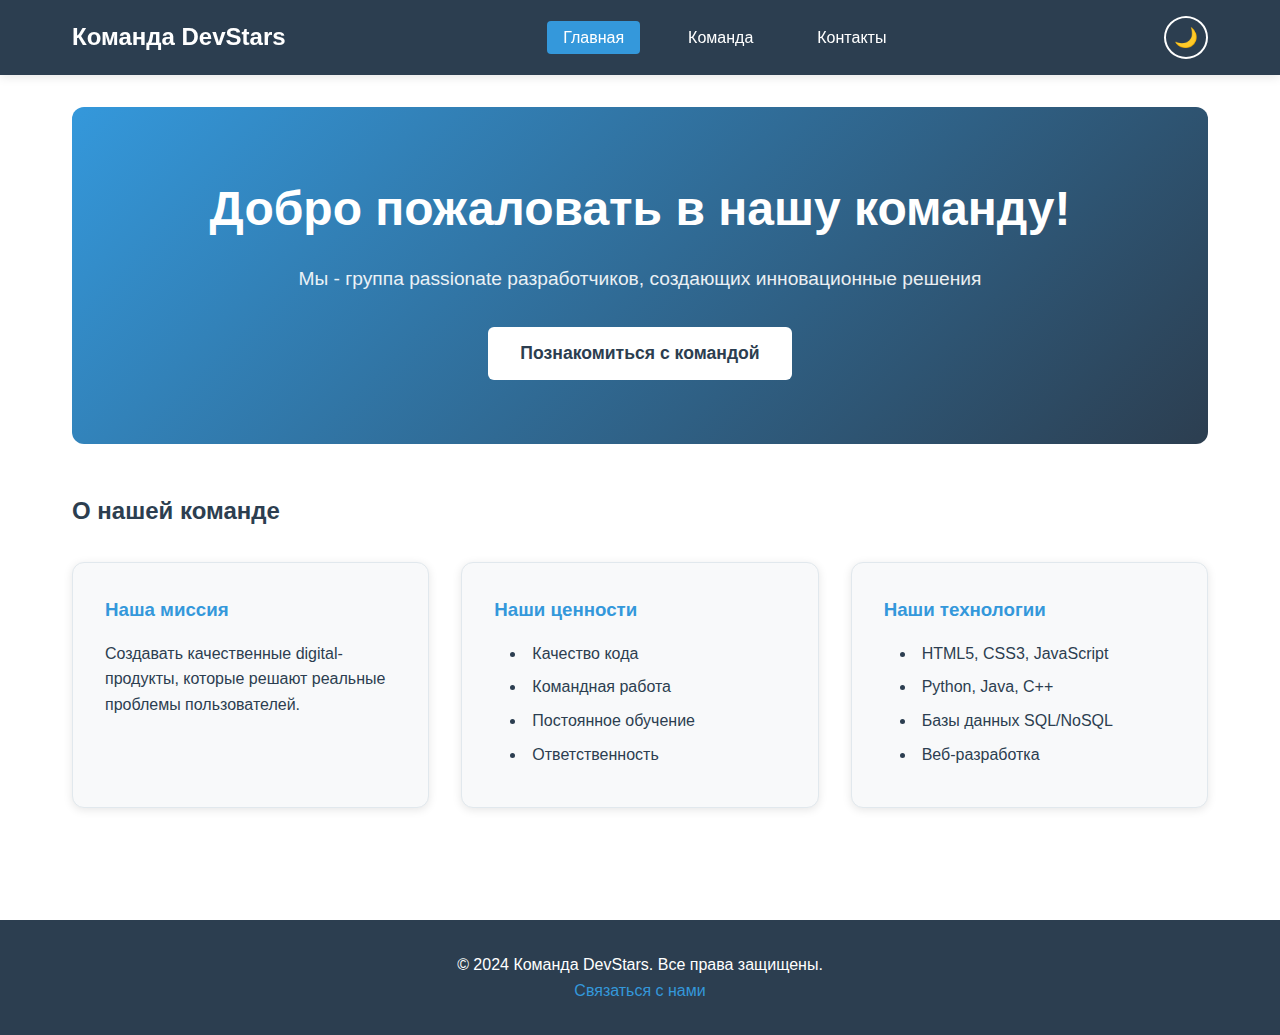
<file: index.html>
<!DOCTYPE html>
<html lang="ru">
<head>
    <meta charset="UTF-8">
    <meta name="viewport" content="width=device-width, initial-scale=1.0">
    <meta name="description" content="Сайт нашей команды разработчиков">
    <title>Наша команда | Главная</title>
    <link rel="stylesheet" href="css/styles.css">
    <link rel="icon" href="assets/favicon.ico" type="image/x-icon">
</head>
<body>
<header>
    <nav>
        <div class="nav-container">
            <h1 class="logo">Команда DevStars</h1>
            <ul class="nav-menu">
                <li><a href="index.html" class="active">Главная</a></li>
                <li><a href="team.html">Команда</a></li>
                <li><a href="contact.html">Контакты</a></li>
            </ul>
            <button class="theme-toggle" id="themeToggle">🌙</button>
        </div>
    </nav>
</header>

<main>
    <section class="hero">
        <div class="hero-content">
            <h1>Добро пожаловать в нашу команду!</h1>
            <p>Мы - группа passionate разработчиков, создающих инновационные решения</p>
            <button class="cta-button" id="randomMemberBtn">Познакомиться с командой</button>
        </div>
    </section>

    <section class="about-team">
        <h2>О нашей команде</h2>
        <div class="team-grid">
            <article class="team-card">
                <h3>Наша миссия</h3>
                <p>Создавать качественные digital-продукты, которые решают реальные проблемы пользователей.</p>
            </article>
            <article class="team-card">
                <h3>Наши ценности</h3>
                <ul>
                    <li>Качество кода</li>
                    <li>Командная работа</li>
                    <li>Постоянное обучение</li>
                    <li>Ответственность</li>
                </ul>
            </article>
            <article class="team-card">
                <h3>Наши технологии</h3>
                <ul>
                    <li>HTML5, CSS3, JavaScript</li>
                    <li>Python, Java, C++</li>
                    <li>Базы данных SQL/NoSQL</li>
                    <li>Веб-разработка</li>
                </ul>
            </article>
        </div>
    </section>
</main>

<footer>
    <div class="footer-content">
        <p>&copy; 2024 Команда DevStars. Все права защищены.</p>
        <p><a href="contact.html">Связаться с нами</a></p>
    </div>
</footer>

<div id="memberModal" class="modal">
    <div class="modal-content">
        <span class="close">&times;</span>
        <div id="modalBody"></div>
    </div>
</div>

<script src="js/main.js"></script>
</body>
</html>
</file>
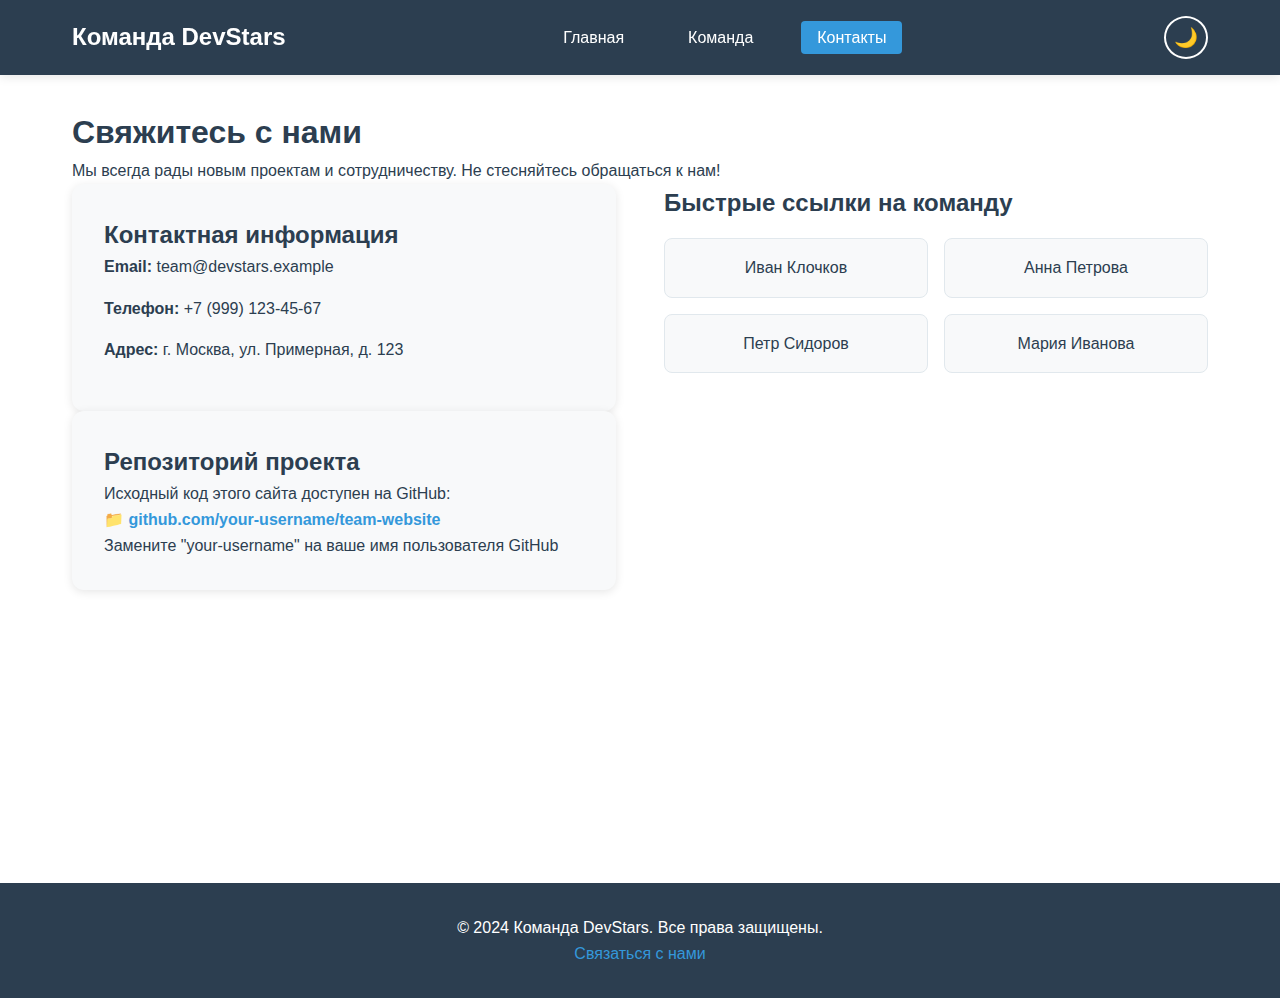
<file: contact.html>
<!DOCTYPE html>
<html lang="ru">
<head>
  <meta charset="UTF-8">
  <meta name="viewport" content="width=device-width, initial-scale=1.0">
  <meta name="description" content="Свяжитесь с нашей командой разработчиков">
  <title>Наша команда | Контакты</title>
  <link rel="stylesheet" href="css/styles.css">
  <link rel="icon" href="assets/favicon.ico" type="image/x-icon">
</head>
<body>
<header>
  <nav>
    <div class="nav-container">
      <h1 class="logo">Команда DevStars</h1>
      <ul class="nav-menu">
        <li><a href="index.html">Главная</a></li>
        <li><a href="team.html">Команда</a></li>
        <li><a href="contact.html" class="active">Контакты</a></li>
      </ul>
      <button class="theme-toggle" id="themeToggle">🌙</button>
    </div>
  </nav>
</header>

<main>
  <section class="contact-intro">
    <h1>Свяжитесь с нами</h1>
    <p>Мы всегда рады новым проектам и сотрудничеству. Не стесняйтесь обращаться к нам!</p>
  </section>

  <section class="contact-content">
    <div class="contact-info">
      <article class="contact-card">
        <h2>Контактная информация</h2>
        <div class="contact-details">
          <p><strong>Email:</strong> team@devstars.example</p>
          <p><strong>Телефон:</strong> +7 (999) 123-45-67</p>
          <p><strong>Адрес:</strong> г. Москва, ул. Примерная, д. 123</p>
        </div>
      </article>

      <article class="repo-card">
        <h2>Репозиторий проекта</h2>
        <p>Исходный код этого сайта доступен на GitHub:</p>
        <a href="https://github.com/your-username/team-website" class="repo-link" target="_blank">
          📁 github.com/your-username/team-website
        </a>
        <p class="repo-note">Замените "your-username" на ваше имя пользователя GitHub</p>
      </article>
    </div>

    <div class="team-quick-links">
      <h2>Быстрые ссылки на команду</h2>
      <div class="quick-links-grid">
        <a href="member1.html" class="quick-link">Иван Клочков</a>
        <a href="member2.html" class="quick-link">Анна Петрова</a>
        <a href="member3.html" class="quick-link">Петр Сидоров</a>
        <a href="member4.html" class="quick-link">Мария Иванова</a>
      </div>
    </div>
  </section>
</main>

<footer>
  <div class="footer-content">
    <p>&copy; 2024 Команда DevStars. Все права защищены.</p>
    <p><a href="contact.html">Связаться с нами</a></p>
  </div>
</footer>

<script src="js/main.js"></script>
</body>
</html>
</file>
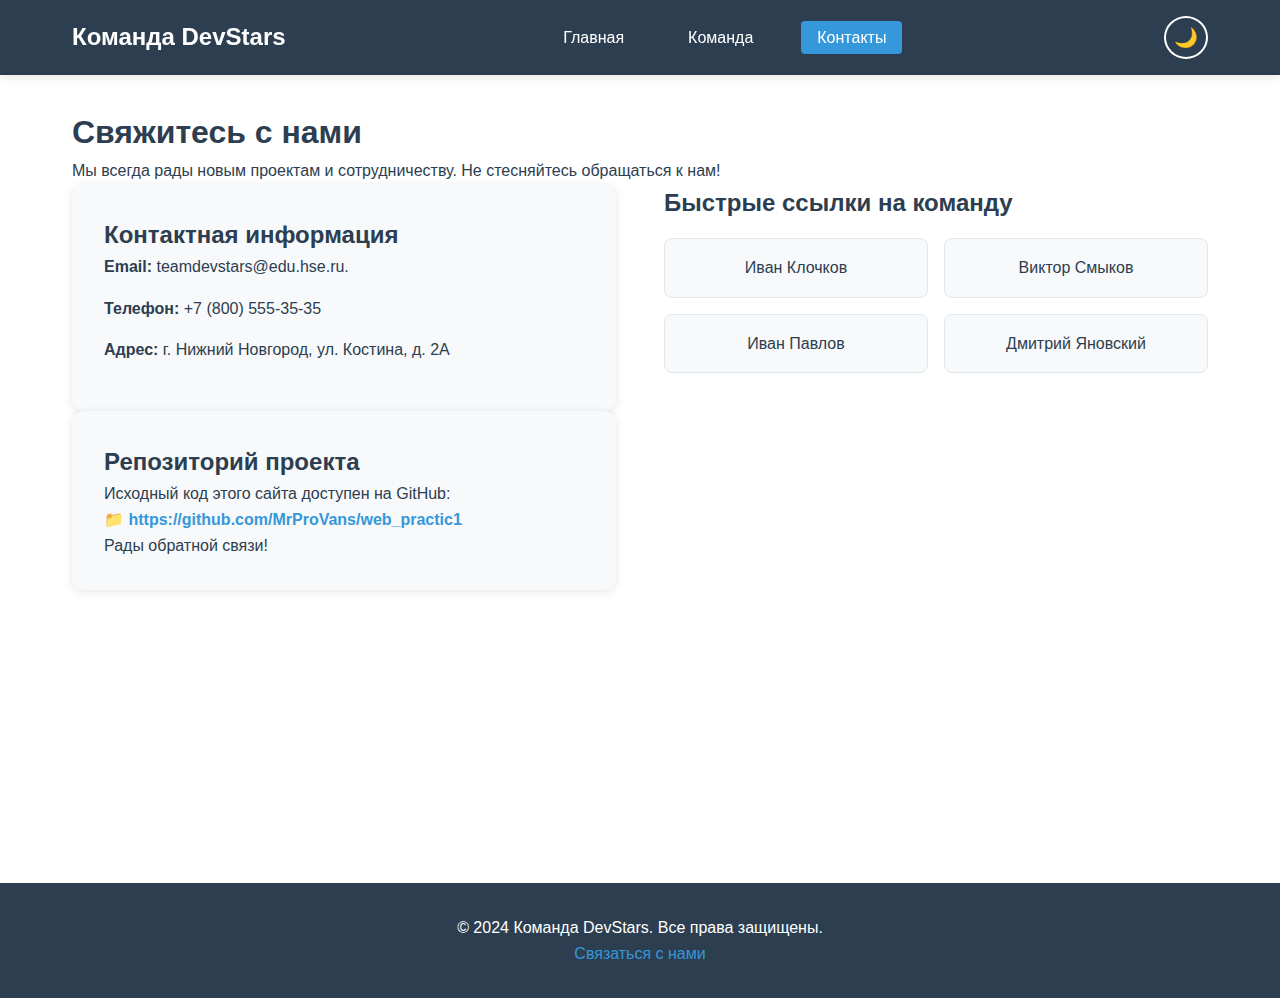
<file: docs/contact.html>
<!DOCTYPE html>
<html lang="ru">
<head>
  <meta charset="UTF-8">
  <meta name="viewport" content="width=device-width, initial-scale=1.0">
  <meta name="description" content="Свяжитесь с нашей командой разработчиков">
  <title>Наша команда | Контакты</title>
  <link rel="stylesheet" href="css/styles.css">
  <link rel="icon" href="assets/favicon.ico" type="image/x-icon">
</head>
<body>
<header>
  <nav>
    <div class="nav-container">
      <h1 class="logo">Команда DevStars</h1>
      <ul class="nav-menu">
        <li><a href="index.html">Главная</a></li>
        <li><a href="team.html">Команда</a></li>
        <li><a href="contact.html" class="active">Контакты</a></li>
      </ul>
      <button class="theme-toggle" id="themeToggle">🌙</button>
    </div>
  </nav>
</header>

<main>
  <section class="contact-intro">
    <h1>Свяжитесь с нами</h1>
    <p>Мы всегда рады новым проектам и сотрудничеству. Не стесняйтесь обращаться к нам!</p>
  </section>

  <section class="contact-content">
    <div class="contact-info">
      <article class="contact-card">
        <h2>Контактная информация</h2>
        <div class="contact-details">
          <p><strong>Email:</strong> teamdevstars@edu.hse.ru.</p>
          <p><strong>Телефон:</strong> +7 (800) 555-35-35</p>
          <p><strong>Адрес:</strong> г. Нижний Новгород, ул. Костина, д. 2А</p>
        </div>
      </article>

      <article class="repo-card">
        <h2>Репозиторий проекта</h2>
        <p>Исходный код этого сайта доступен на GitHub:</p>
        <a href="https://github.com/your-username/team-website" class="repo-link" target="_blank">
          📁 https://github.com/MrProVans/web_practic1
        </a>
        <p class="repo-note">Рады обратной связи!</p>
      </article>
    </div>

    <div class="team-quick-links">
      <h2>Быстрые ссылки на команду</h2>
      <div class="quick-links-grid">
        <a href="member1.html" class="quick-link">Иван Клочков</a>
        <a href="member2.html" class="quick-link">Виктор Смыков</a>
        <a href="member3.html" class="quick-link">Иван Павлов</a>
        <a href="member4.html" class="quick-link">Дмитрий Яновский</a>
      </div>
    </div>
  </section>
</main>

<footer>
  <div class="footer-content">
    <p>&copy; 2024 Команда DevStars. Все права защищены.</p>
    <p><a href="contact.html">Связаться с нами</a></p>
  </div>
</footer>

<script src="js/main.js"></script>
</body>
</html>
</file>
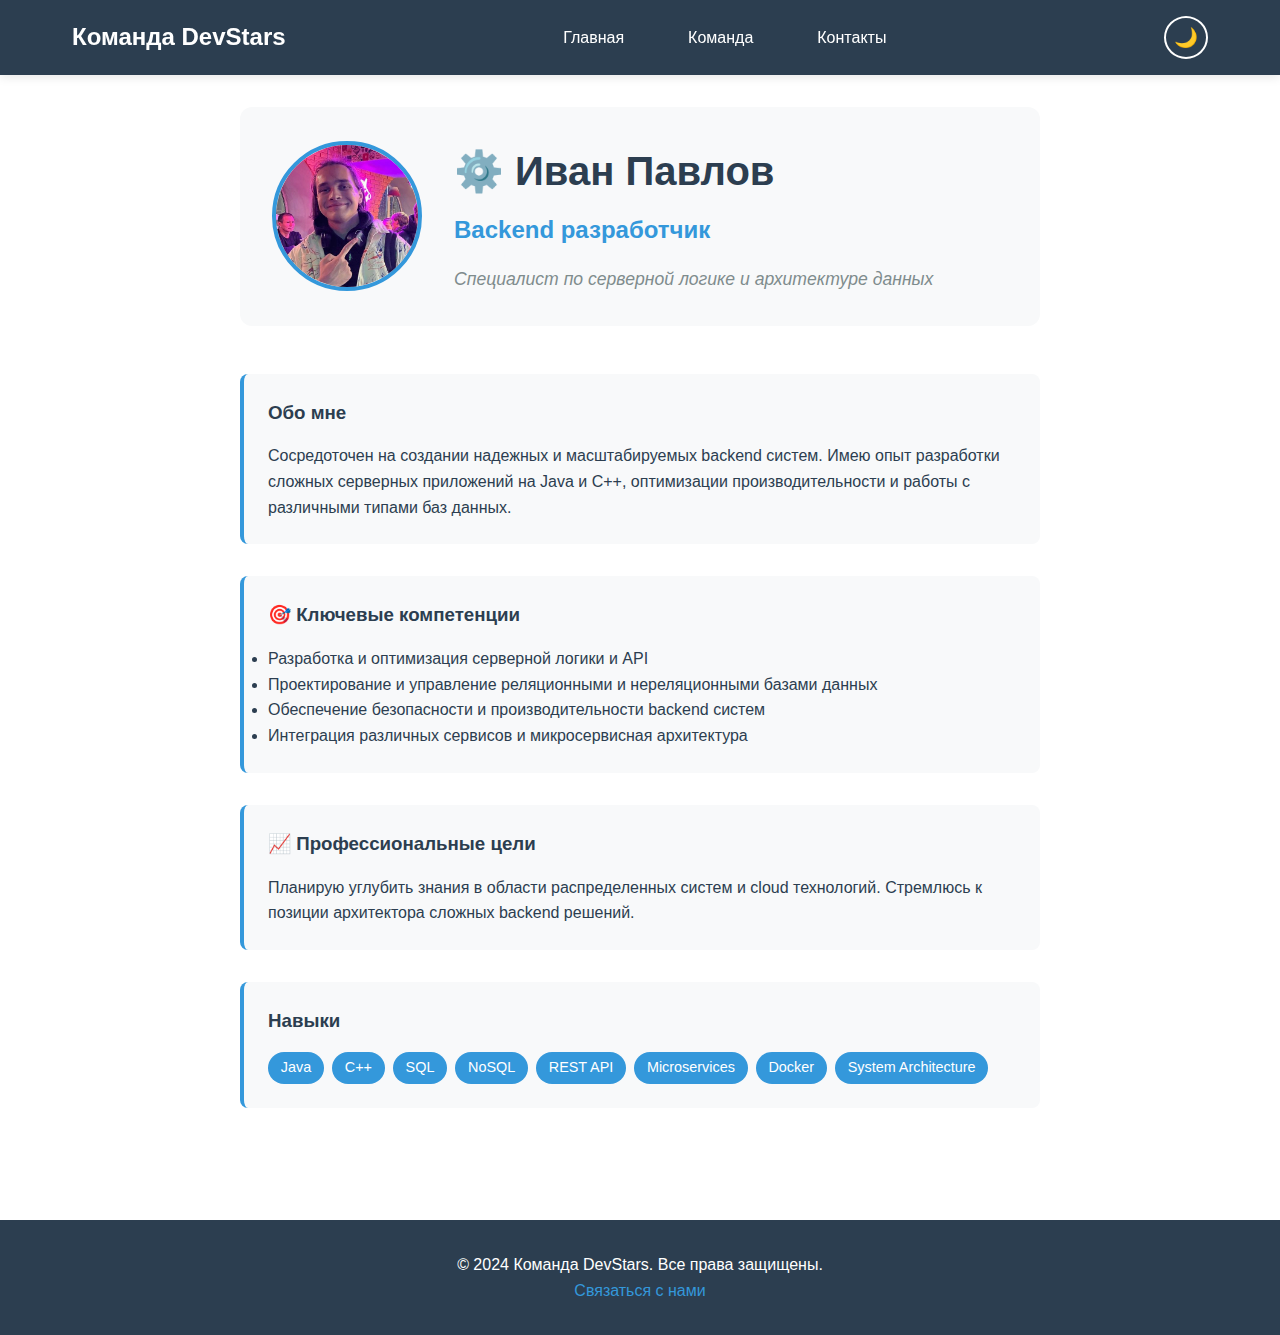
<file: docs/member3.html>
<!DOCTYPE html>
<html lang="ru">
<head>
  <meta charset="UTF-8">
  <meta name="viewport" content="width=device-width, initial-scale=1.0">
  <meta name="description" content="Профиль Ивана Павлова - Backend разработчика">
  <title>Иван Павлов | Профиль</title>
  <link rel="stylesheet" href="css/styles.css">
  <link rel="icon" href="assets/favicon.ico" type="image/x-icon">
</head>
<body>
<header>
  <nav>
    <div class="nav-container">
      <h1 class="logo">Команда DevStars</h1>
      <ul class="nav-menu">
        <li><a href="index.html">Главная</a></li>
        <li><a href="team.html">Команда</a></li>
        <li><a href="contact.html">Контакты</a></li>
      </ul>
      <button class="theme-toggle" id="themeToggle">🌙</button>
    </div>
  </nav>
</header>

<main>
  <section class="member-profile">
    <div class="profile-header">
      <img src="assets/images/member3.jpg" alt="Иван Павлов" class="profile-photo">
      <div class="profile-info">
        <h1>⚙️ Иван Павлов</h1>
        <h2>Backend разработчик</h2>
        <p class="profile-tagline">Специалист по серверной логике и архитектуре данных</p>
      </div>
    </div>

    <div class="profile-content">
      <article class="profile-section">
        <h3>Обо мне</h3>
        <p>Сосредоточен на создании надежных и масштабируемых backend систем. Имею опыт разработки сложных серверных приложений на Java и C++, оптимизации производительности и работы с различными типами баз данных.</p>
      </article>

      <article class="profile-section">
        <h3>🎯 Ключевые компетенции</h3>
        <ul>
          <li>Разработка и оптимизация серверной логики и API</li>
          <li>Проектирование и управление реляционными и нереляционными базами данных</li>
          <li>Обеспечение безопасности и производительности backend систем</li>
          <li>Интеграция различных сервисов и микросервисная архитектура</li>
        </ul>
      </article>

      <article class="profile-section">
        <h3>📈 Профессиональные цели</h3>
        <p>Планирую углубить знания в области распределенных систем и cloud технологий. Стремлюсь к позиции архитектора сложных backend решений.</p>
      </article>

      <article class="profile-section">
        <h3>Навыки</h3>
        <div class="skills-grid">
          <span class="skill-tag">Java</span>
          <span class="skill-tag">C++</span>
          <span class="skill-tag">SQL</span>
          <span class="skill-tag">NoSQL</span>
          <span class="skill-tag">REST API</span>
          <span class="skill-tag">Microservices</span>
          <span class="skill-tag">Docker</span>
          <span class="skill-tag">System Architecture</span>
        </div>
      </article>
    </div>
  </section>
</main>

<footer>
  <div class="footer-content">
    <p>&copy; 2024 Команда DevStars. Все права защищены.</p>
    <p><a href="contact.html">Связаться с нами</a></p>
  </div>
</footer>

<script src="js/main.js"></script>
</body>
</html>
</file>
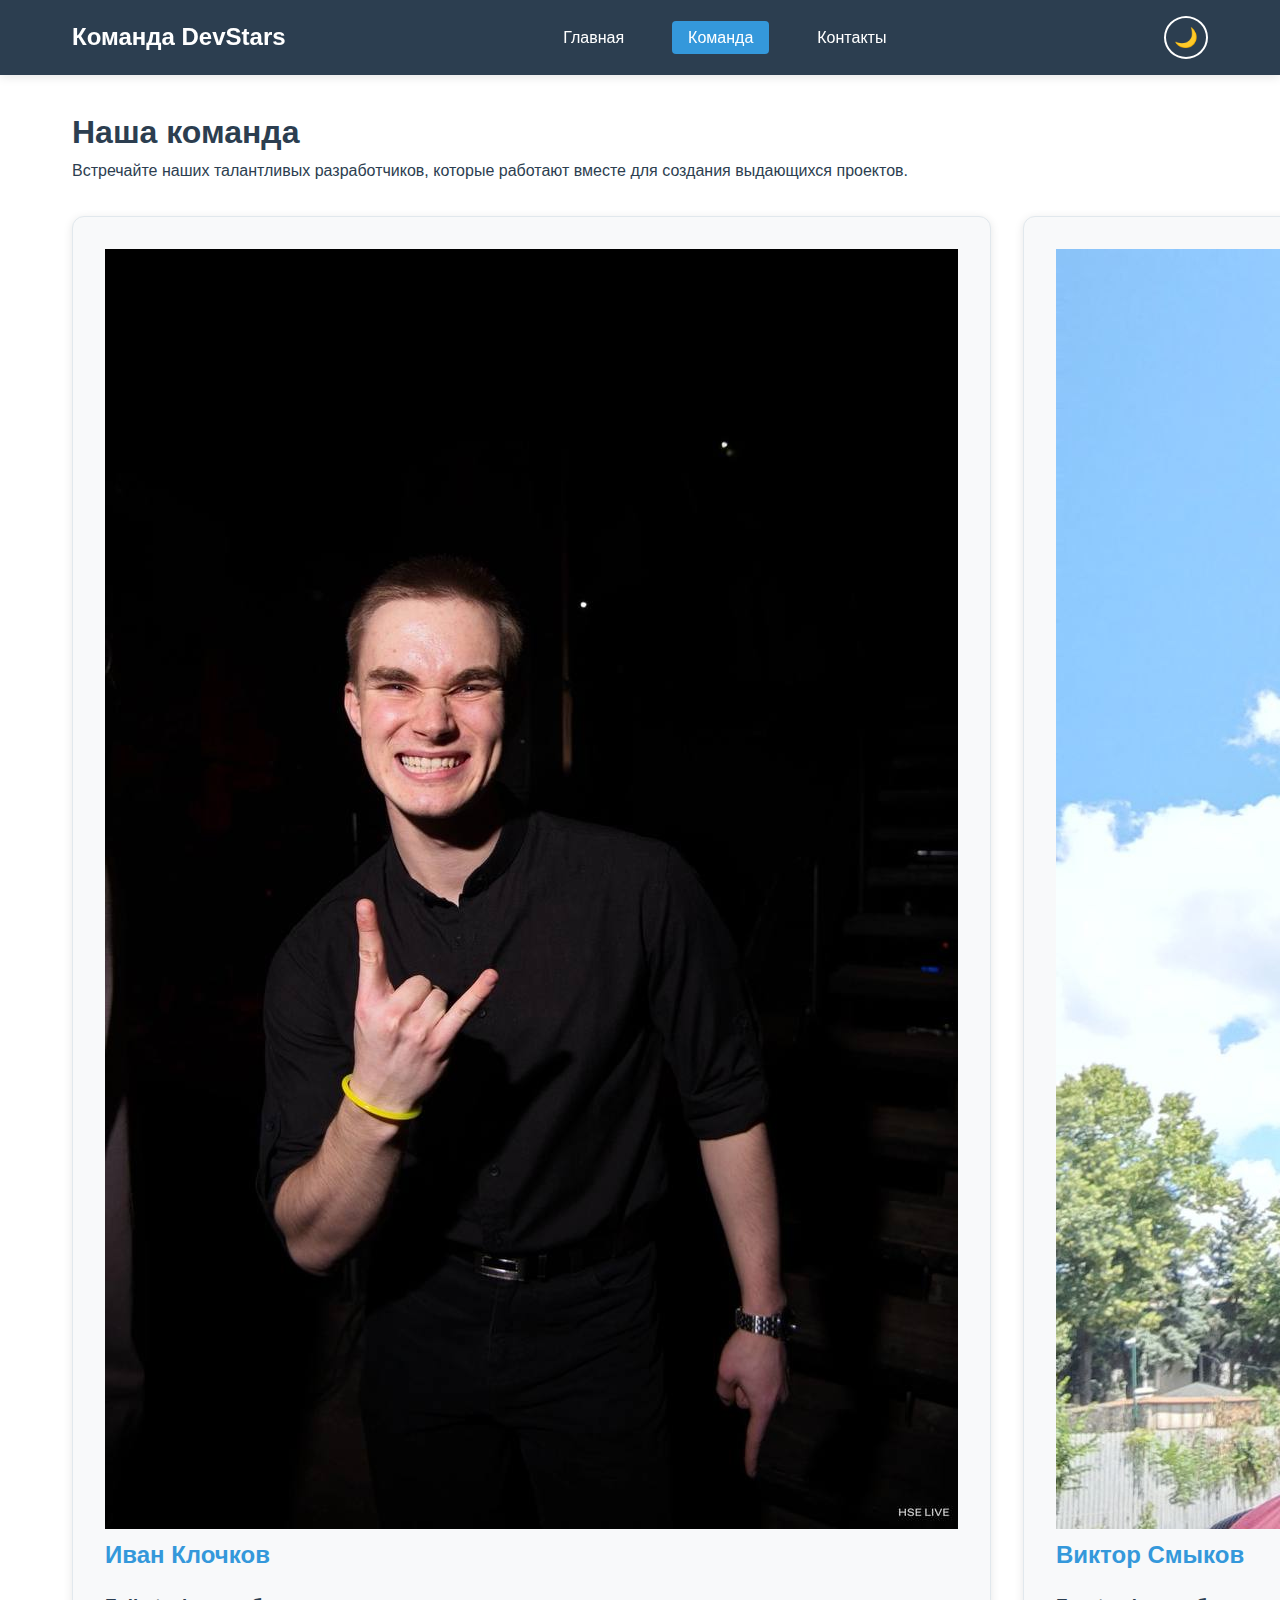
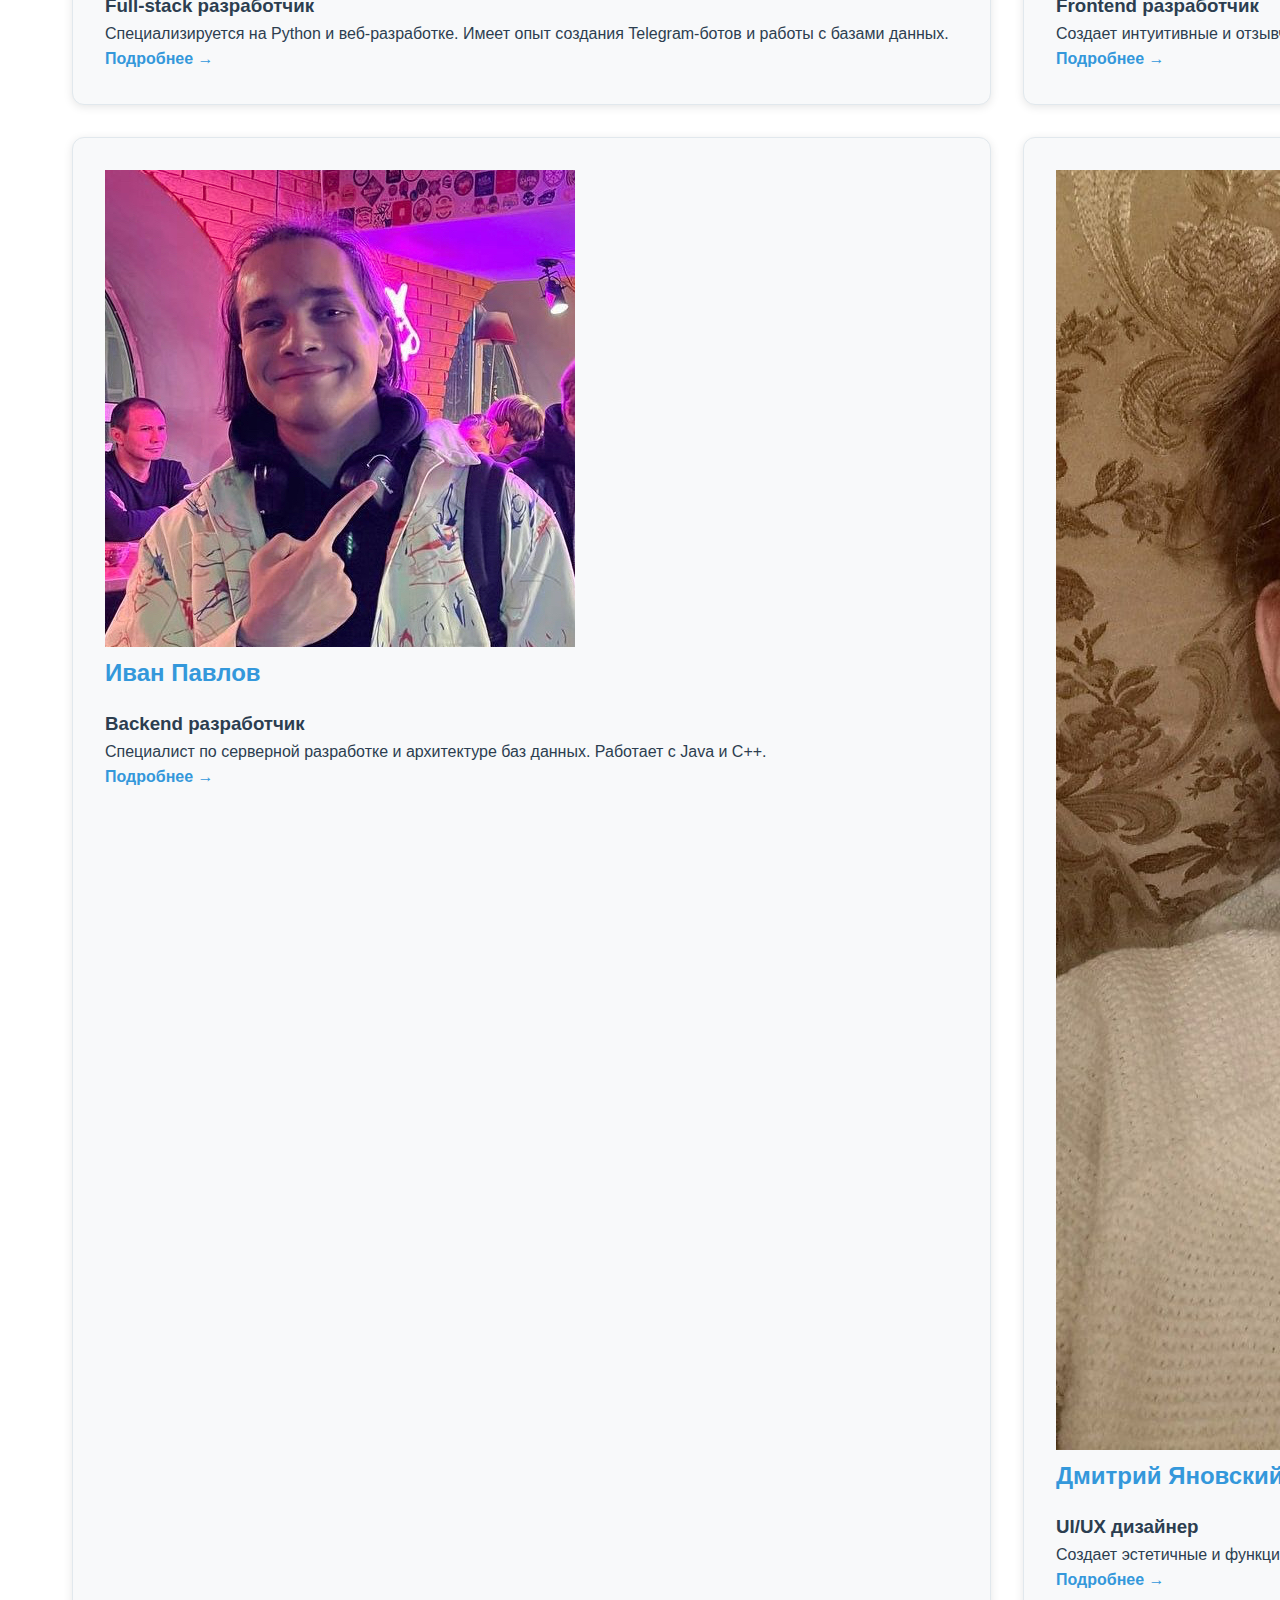
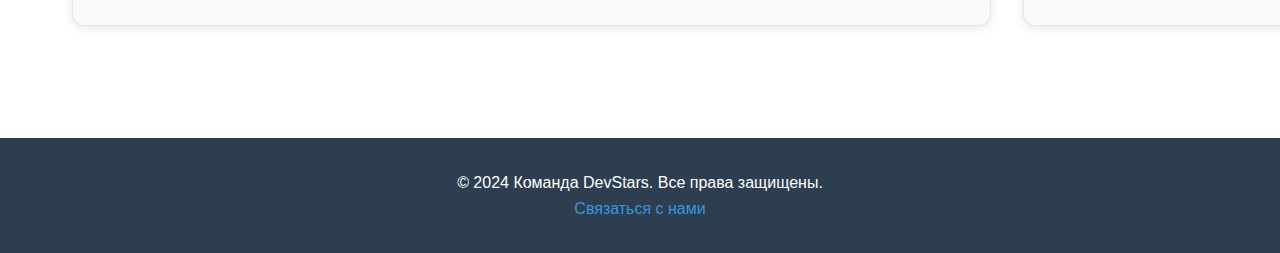
<file: docs/team.html>
<!DOCTYPE html>
<html lang="ru">
<head>
  <meta charset="UTF-8">
  <meta name="viewport" content="width=device-width, initial-scale=1.0">
  <meta name="description" content="Подробная информация о нашей команде разработчиков">
  <title>Наша команда | Состав</title>
  <link rel="stylesheet" href="css/styles.css">
  <link rel="icon" href="assets/favicon.ico" type="image/x-icon">
</head>
<body>
<header>
  <nav>
    <div class="nav-container">
      <h1 class="logo">Команда DevStars</h1>
      <ul class="nav-menu">
        <li><a href="index.html">Главная</a></li>
        <li><a href="team.html" class="active">Команда</a></li>
        <li><a href="contact.html">Контакты</a></li>
      </ul>
      <button class="theme-toggle" id="themeToggle">🌙</button>
    </div>
  </nav>
</header>

<main>
  <section class="team-intro">
    <h1>Наша команда</h1>
    <p>Встречайте наших талантливых разработчиков, которые работают вместе для создания выдающихся проектов.</p>
  </section>

  <section class="members-grid">
    <article class="member-card">
      <img src="assets/images/member1.jpg" alt="Иван Клочков" class="member-photo">
      <div class="member-info">
        <h2>Иван Клочков</h2>
        <h3>Full-stack разработчик</h3>
        <p>Специализируется на Python и веб-разработке. Имеет опыт создания Telegram-ботов и работы с базами данных.</p>
        <a href="member1.html" class="profile-link">Подробнее →</a>
      </div>
    </article>

    <article class="member-card">
      <img src="assets/images/member2.jpg" alt="Виктор Смыков" class="member-photo">
      <div class="member-info">
        <h2>Виктор Смыков</h2>
        <h3>Frontend разработчик</h3>
        <p>Создает интуитивные и отзывчивые пользовательские интерфейсы. Эксперт в HTML, CSS и JavaScript.</p>
        <a href="member2.html" class="profile-link">Подробнее →</a>
      </div>
    </article>

    <article class="member-card">
      <img src="assets/images/member3.jpg" alt="Иван Павлов" class="member-photo">
      <div class="member-info">
        <h2>Иван Павлов</h2>
        <h3>Backend разработчик</h3>
        <p>Специалист по серверной разработке и архитектуре баз данных. Работает с Java и C++.</p>
        <a href="member3.html" class="profile-link">Подробнее →</a>
      </div>
    </article>

    <article class="member-card">
      <img src="assets/images/member4.jpg" alt="Дмитрий Яновский" class="member-photo">
      <div class="member-info">
        <h2>Дмитрий Яновский</h2>
        <h3>UI/UX дизайнер</h3>
        <p>Создает эстетичные и функциональные дизайны. Работает с no-code инструментами и прототипированием.</p>
        <a href="member4.html" class="profile-link">Подробнее →</a>
      </div>
    </article>
  </section>
</main>

<footer>
  <div class="footer-content">
    <p>&copy; 2024 Команда DevStars. Все права защищены.</p>
    <p><a href="contact.html">Связаться с нами</a></p>
  </div>
</footer>

<script src="js/main.js"></script>
</body>
</html>
</file>
<file: css/styles.css>
/* CSS Variables for consistent theming */
:root {
    --primary-color: #2c3e50;
    --secondary-color: #3498db;
    --accent-color: #e74c3c;
    --background-color: #ffffff;
    --surface-color: #f8f9fa;
    --text-color: #2c3e50;
    --text-light: #7f8c8d;
    --border-color: #e1e8ed;
    --shadow: 0 2px 10px rgba(0, 0, 0, 0.1);
    --transition: all 0.3s ease;

    /* Font variables */
    --font-primary: 'Segoe UI', Tahoma, Geneva, Verdana, sans-serif;
    --font-size-base: 16px;
    --line-height: 1.6;
}

/* Dark theme variables */
[data-theme="dark"] {
    --primary-color: #34495e;
    --secondary-color: #2980b9;
    --accent-color: #c0392b;
    --background-color: #1a1a1a;
    --surface-color: #2d3436;
    --text-color: #ecf0f1;
    --text-light: #bdc3c7;
    --border-color: #34495e;
    --shadow: 0 2px 10px rgba(0, 0, 0, 0.3);
}

/* Base styles */
* {
    margin: 0;
    padding: 0;
    box-sizing: border-box;
}

html {
    scroll-behavior: smooth;
}

body {
    font-family: var(--font-primary);
    font-size: var(--font-size-base);
    line-height: var(--line-height);
    color: var(--text-color);
    background-color: var(--background-color);
    transition: var(--transition);
}

/* Header and Navigation */
header {
    background-color: var(--primary-color);
    box-shadow: var(--shadow);
    position: sticky;
    top: 0;
    z-index: 1000;
}

.nav-container {
    max-width: 1200px;
    margin: 0 auto;
    padding: 1rem 2rem;
    display: flex;
    justify-content: space-between;
    align-items: center;
}

.logo {
    color: white;
    font-size: 1.5rem;
    font-weight: 700;
}

.nav-menu {
    display: flex;
    list-style: none;
    gap: 2rem;
}

.nav-menu a {
    color: white;
    text-decoration: none;
    padding: 0.5rem 1rem;
    border-radius: 4px;
    transition: var(--transition);
}

.nav-menu a:hover,
.nav-menu a.active {
    background-color: var(--secondary-color);
}

.theme-toggle {
    background: none;
    border: 2px solid white;
    color: white;
    padding: 0.5rem;
    border-radius: 50%;
    cursor: pointer;
    transition: var(--transition);
    font-size: 1.2rem;
}

.theme-toggle:hover {
    background-color: white;
    color: var(--primary-color);
}

/* Main content */
main {
    max-width: 1200px;
    margin: 0 auto;
    padding: 2rem;
    min-height: calc(100vh - 140px);
}

/* Hero section */
.hero {
    background: linear-gradient(135deg, var(--secondary-color), var(--primary-color));
    color: white;
    padding: 4rem 2rem;
    border-radius: 12px;
    text-align: center;
    margin-bottom: 3rem;
}

.hero-content h1 {
    font-size: 3rem;
    margin-bottom: 1rem;
}

.hero-content p {
    font-size: 1.2rem;
    margin-bottom: 2rem;
    opacity: 0.9;
}

.cta-button {
    background-color: white;
    color: var(--primary-color);
    border: none;
    padding: 1rem 2rem;
    font-size: 1.1rem;
    border-radius: 6px;
    cursor: pointer;
    transition: var(--transition);
    font-weight: 600;
}

.cta-button:hover {
    transform: translateY(-2px);
    box-shadow: 0 4px 15px rgba(0, 0, 0, 0.2);
}

/* Team grid and cards */
.team-grid,
.members-grid {
    display: grid;
    gap: 2rem;
    margin: 2rem 0;
}

.team-card,
.member-card {
    background-color: var(--surface-color);
    padding: 2rem;
    border-radius: 12px;
    box-shadow: var(--shadow);
    transition: var(--transition);
    border: 1px solid var(--border-color);
}

.team-card:hover,
.member-card:hover {
    transform: translateY(-5px);
    box-shadow: 0 8px 25px rgba(0, 0, 0, 0.15);
}

.team-card h3,
.member-card h2 {
    color: var(--secondary-color);
    margin-bottom: 1rem;
}

.team-card ul {
    list-style-position: inside;
    margin-left: 1rem;
}

.team-card li {
    margin-bottom: 0.5rem;
}

/* Member profile pages */
.member-profile {
    max-width: 800px;
    margin: 0 auto;
}

.profile-header {
    display: flex;
    align-items: center;
    gap: 2rem;
    margin-bottom: 3rem;
    padding: 2rem;
    background-color: var(--surface-color);
    border-radius: 12px;
}

.profile-photo {
    width: 150px;
    height: 150px;
    border-radius: 50%;
    object-fit: cover;
    border: 4px solid var(--secondary-color);
}

.profile-info h1 {
    font-size: 2.5rem;
    margin-bottom: 0.5rem;
}

.profile-info h2 {
    color: var(--secondary-color);
    margin-bottom: 1rem;
}

.profile-tagline {
    font-size: 1.1rem;
    color: var(--text-light);
    font-style: italic;
}

.profile-section {
    margin-bottom: 2rem;
    padding: 1.5rem;
    background-color: var(--surface-color);
    border-radius: 8px;
    border-left: 4px solid var(--secondary-color);
}

.profile-section h3 {
    margin-bottom: 1rem;
    color: var(--primary-color);
}

.skills-grid {
    display: flex;
    flex-wrap: wrap;
    gap: 0.5rem;
    margin-top: 1rem;
}

.skill-tag {
    background-color: var(--secondary-color);
    color: white;
    padding: 0.3rem 0.8rem;
    border-radius: 20px;
    font-size: 0.9rem;
    font-weight: 500;
}

/* Links */
.profile-link,
.repo-link {
    color: var(--secondary-color);
    text-decoration: none;
    font-weight: 600;
    transition: var(--transition);
}

.profile-link:hover,
.repo-link:hover {
    color: var(--accent-color);
}

/* Contact page */
.contact-content {
    display: grid;
    gap: 3rem;
}

.contact-card,
.repo-card {
    background-color: var(--surface-color);
    padding: 2rem;
    border-radius: 12px;
    box-shadow: var(--shadow);
}

.contact-details p {
    margin-bottom: 1rem;
}

.quick-links-grid {
    display: grid;
    grid-template-columns: repeat(auto-fit, minmax(200px, 1fr));
    gap: 1rem;
    margin-top: 1rem;
}

.quick-link {
    background-color: var(--surface-color);
    padding: 1rem;
    border-radius: 8px;
    text-decoration: none;
    color: var(--text-color);
    text-align: center;
    transition: var(--transition);
    border: 1px solid var(--border-color);
}

.quick-link:hover {
    background-color: var(--secondary-color);
    color: white;
    transform: translateY(-2px);
}

/* Modal */
.modal {
    display: none;
    position: fixed;
    z-index: 2000;
    left: 0;
    top: 0;
    width: 100%;
    height: 100%;
    background-color: rgba(0, 0, 0, 0.5);
    backdrop-filter: blur(5px);
}

.modal-content {
    background-color: var(--background-color);
    margin: 10% auto;
    padding: 2rem;
    border-radius: 12px;
    width: 90%;
    max-width: 500px;
    position: relative;
    box-shadow: 0 4px 20px rgba(0, 0, 0, 0.3);
}

.close {
    position: absolute;
    right: 1rem;
    top: 1rem;
    font-size: 1.5rem;
    cursor: pointer;
    color: var(--text-light);
}

.close:hover {
    color: var(--accent-color);
}

/* Footer */
footer {
    background-color: var(--primary-color);
    color: white;
    text-align: center;
    padding: 2rem;
    margin-top: 3rem;
}

.footer-content a {
    color: var(--secondary-color);
    text-decoration: none;
}

.footer-content a:hover {
    text-decoration: underline;
}

/* Responsive Design */
/* Mobile (max-width: 768px) */
@media (max-width: 768px) {
    .nav-container {
        flex-direction: column;
        gap: 1rem;
        padding: 1rem;
    }

    .nav-menu {
        gap: 1rem;
    }

    .hero-content h1 {
        font-size: 2rem;
    }

    .profile-header {
        flex-direction: column;
        text-align: center;
    }

    .profile-photo {
        width: 120px;
        height: 120px;
    }

    .team-grid {
        grid-template-columns: 1fr;
    }

    .members-grid {
        grid-template-columns: 1fr;
    }

    main {
        padding: 1rem;
    }

    .hero {
        padding: 2rem 1rem;
    }
}

/* Tablet (769px - 1023px) */
@media (min-width: 769px) and (max-width: 1023px) {
    .team-grid {
        grid-template-columns: repeat(2, 1fr);
    }

    .members-grid {
        grid-template-columns: repeat(2, 1fr);
    }
}

/* Desktop (min-width: 1024px) */
@media (min-width: 1024px) {
    .team-grid {
        grid-template-columns: repeat(3, 1fr);
    }

    .members-grid {
        grid-template-columns: repeat(2, 1fr);
    }

    .contact-content {
        grid-template-columns: 1fr 1fr;
    }
}

/* Utility classes */
.text-center {
    text-align: center;
}

.mb-1 { margin-bottom: 1rem; }
.mb-2 { margin-bottom: 2rem; }
.mt-1 { margin-top: 1rem; }
.mt-2 { margin-top: 2rem; }
</file>
<file: docs/css/styles.css>
/* CSS Variables for consistent theming */
:root {
    --primary-color: #2c3e50;
    --secondary-color: #3498db;
    --accent-color: #e74c3c;
    --background-color: #ffffff;
    --surface-color: #f8f9fa;
    --text-color: #2c3e50;
    --text-light: #7f8c8d;
    --border-color: #e1e8ed;
    --shadow: 0 2px 10px rgba(0, 0, 0, 0.1);
    --transition: all 0.3s ease;

    /* Font variables */
    --font-primary: 'Segoe UI', Tahoma, Geneva, Verdana, sans-serif;
    --font-size-base: 16px;
    --line-height: 1.6;
}

/* Dark theme variables */
[data-theme="dark"] {
    --primary-color: #34495e;
    --secondary-color: #2980b9;
    --accent-color: #c0392b;
    --background-color: #1a1a1a;
    --surface-color: #2d3436;
    --text-color: #ecf0f1;
    --text-light: #bdc3c7;
    --border-color: #34495e;
    --shadow: 0 2px 10px rgba(0, 0, 0, 0.3);
}

/* Base styles */
* {
    margin: 0;
    padding: 0;
    box-sizing: border-box;
}

html {
    scroll-behavior: smooth;
}

body {
    font-family: var(--font-primary);
    font-size: var(--font-size-base);
    line-height: var(--line-height);
    color: var(--text-color);
    background-color: var(--background-color);
    transition: var(--transition);
}

/* Header and Navigation */
header {
    background-color: var(--primary-color);
    box-shadow: var(--shadow);
    position: sticky;
    top: 0;
    z-index: 1000;
}

.nav-container {
    max-width: 1200px;
    margin: 0 auto;
    padding: 1rem 2rem;
    display: flex;
    justify-content: space-between;
    align-items: center;
}

.logo {
    color: white;
    font-size: 1.5rem;
    font-weight: 700;
}

.nav-menu {
    display: flex;
    list-style: none;
    gap: 2rem;
}

.nav-menu a {
    color: white;
    text-decoration: none;
    padding: 0.5rem 1rem;
    border-radius: 4px;
    transition: var(--transition);
}

.nav-menu a:hover,
.nav-menu a.active {
    background-color: var(--secondary-color);
}

.theme-toggle {
    background: none;
    border: 2px solid white;
    color: white;
    padding: 0.5rem;
    border-radius: 50%;
    cursor: pointer;
    transition: var(--transition);
    font-size: 1.2rem;
}

.theme-toggle:hover {
    background-color: white;
    color: var(--primary-color);
}

/* Main content */
main {
    max-width: 1200px;
    margin: 0 auto;
    padding: 2rem;
    min-height: calc(100vh - 140px);
}

/* Hero section */
.hero {
    background: linear-gradient(135deg, var(--secondary-color), var(--primary-color));
    color: white;
    padding: 4rem 2rem;
    border-radius: 12px;
    text-align: center;
    margin-bottom: 3rem;
}

.hero-content h1 {
    font-size: 3rem;
    margin-bottom: 1rem;
}

.hero-content p {
    font-size: 1.2rem;
    margin-bottom: 2rem;
    opacity: 0.9;
}

.cta-button {
    background-color: white;
    color: var(--primary-color);
    border: none;
    padding: 1rem 2rem;
    font-size: 1.1rem;
    border-radius: 6px;
    cursor: pointer;
    transition: var(--transition);
    font-weight: 600;
}

.cta-button:hover {
    transform: translateY(-2px);
    box-shadow: 0 4px 15px rgba(0, 0, 0, 0.2);
}

/* Team grid and cards */
.team-grid,
.members-grid {
    display: grid;
    gap: 2rem;
    margin: 2rem 0;
}

.team-card,
.member-card {
    background-color: var(--surface-color);
    padding: 2rem;
    border-radius: 12px;
    box-shadow: var(--shadow);
    transition: var(--transition);
    border: 1px solid var(--border-color);
}

.team-card:hover,
.member-card:hover {
    transform: translateY(-5px);
    box-shadow: 0 8px 25px rgba(0, 0, 0, 0.15);
}

.team-card h3,
.member-card h2 {
    color: var(--secondary-color);
    margin-bottom: 1rem;
}

.team-card ul {
    list-style-position: inside;
    margin-left: 1rem;
}

.team-card li {
    margin-bottom: 0.5rem;
}

/* Member profile pages */
.member-profile {
    max-width: 800px;
    margin: 0 auto;
}

.profile-header {
    display: flex;
    align-items: center;
    gap: 2rem;
    margin-bottom: 3rem;
    padding: 2rem;
    background-color: var(--surface-color);
    border-radius: 12px;
}

.profile-photo {
    width: 150px;
    height: 150px;
    border-radius: 50%;
    object-fit: cover;
    border: 4px solid var(--secondary-color);
}

.profile-info h1 {
    font-size: 2.5rem;
    margin-bottom: 0.5rem;
}

.profile-info h2 {
    color: var(--secondary-color);
    margin-bottom: 1rem;
}

.profile-tagline {
    font-size: 1.1rem;
    color: var(--text-light);
    font-style: italic;
}

.profile-section {
    margin-bottom: 2rem;
    padding: 1.5rem;
    background-color: var(--surface-color);
    border-radius: 8px;
    border-left: 4px solid var(--secondary-color);
}

.profile-section h3 {
    margin-bottom: 1rem;
    color: var(--primary-color);
}

.skills-grid {
    display: flex;
    flex-wrap: wrap;
    gap: 0.5rem;
    margin-top: 1rem;
}

.skill-tag {
    background-color: var(--secondary-color);
    color: white;
    padding: 0.3rem 0.8rem;
    border-radius: 20px;
    font-size: 0.9rem;
    font-weight: 500;
}

/* Links */
.profile-link,
.repo-link {
    color: var(--secondary-color);
    text-decoration: none;
    font-weight: 600;
    transition: var(--transition);
}

.profile-link:hover,
.repo-link:hover {
    color: var(--accent-color);
}

/* Contact page */
.contact-content {
    display: grid;
    gap: 3rem;
}

.contact-card,
.repo-card {
    background-color: var(--surface-color);
    padding: 2rem;
    border-radius: 12px;
    box-shadow: var(--shadow);
}

.contact-details p {
    margin-bottom: 1rem;
}

.quick-links-grid {
    display: grid;
    grid-template-columns: repeat(auto-fit, minmax(200px, 1fr));
    gap: 1rem;
    margin-top: 1rem;
}

.quick-link {
    background-color: var(--surface-color);
    padding: 1rem;
    border-radius: 8px;
    text-decoration: none;
    color: var(--text-color);
    text-align: center;
    transition: var(--transition);
    border: 1px solid var(--border-color);
}

.quick-link:hover {
    background-color: var(--secondary-color);
    color: white;
    transform: translateY(-2px);
}

/* Modal */
.modal {
    display: none;
    position: fixed;
    z-index: 2000;
    left: 0;
    top: 0;
    width: 100%;
    height: 100%;
    background-color: rgba(0, 0, 0, 0.5);
    backdrop-filter: blur(5px);
}

.modal-content {
    background-color: var(--background-color);
    margin: 10% auto;
    padding: 2rem;
    border-radius: 12px;
    width: 90%;
    max-width: 500px;
    position: relative;
    box-shadow: 0 4px 20px rgba(0, 0, 0, 0.3);
}

.close {
    position: absolute;
    right: 1rem;
    top: 1rem;
    font-size: 1.5rem;
    cursor: pointer;
    color: var(--text-light);
}

.close:hover {
    color: var(--accent-color);
}

/* Footer */
footer {
    background-color: var(--primary-color);
    color: white;
    text-align: center;
    padding: 2rem;
    margin-top: 3rem;
}

.footer-content a {
    color: var(--secondary-color);
    text-decoration: none;
}

.footer-content a:hover {
    text-decoration: underline;
}

/* Responsive Design */
/* Mobile (max-width: 768px) */
@media (max-width: 768px) {
    .nav-container {
        flex-direction: column;
        gap: 1rem;
        padding: 1rem;
    }

    .nav-menu {
        gap: 1rem;
    }

    .hero-content h1 {
        font-size: 2rem;
    }

    .profile-header {
        flex-direction: column;
        text-align: center;
    }

    .profile-photo {
        width: 120px;
        height: 120px;
    }

    .team-grid {
        grid-template-columns: 1fr;
    }

    .members-grid {
        grid-template-columns: 1fr;
    }

    main {
        padding: 1rem;
    }

    .hero {
        padding: 2rem 1rem;
    }
}

/* Tablet (769px - 1023px) */
@media (min-width: 769px) and (max-width: 1023px) {
    .team-grid {
        grid-template-columns: repeat(2, 1fr);
    }

    .members-grid {
        grid-template-columns: repeat(2, 1fr);
    }
}

/* Desktop (min-width: 1024px) */
@media (min-width: 1024px) {
    .team-grid {
        grid-template-columns: repeat(3, 1fr);
    }

    .members-grid {
        grid-template-columns: repeat(2, 1fr);
    }

    .contact-content {
        grid-template-columns: 1fr 1fr;
    }
}

/* Utility classes */
.text-center {
    text-align: center;
}

.mb-1 { margin-bottom: 1rem; }
.mb-2 { margin-bottom: 2rem; }
.mt-1 { margin-top: 1rem; }
.mt-2 { margin-top: 2rem; }
</file>
